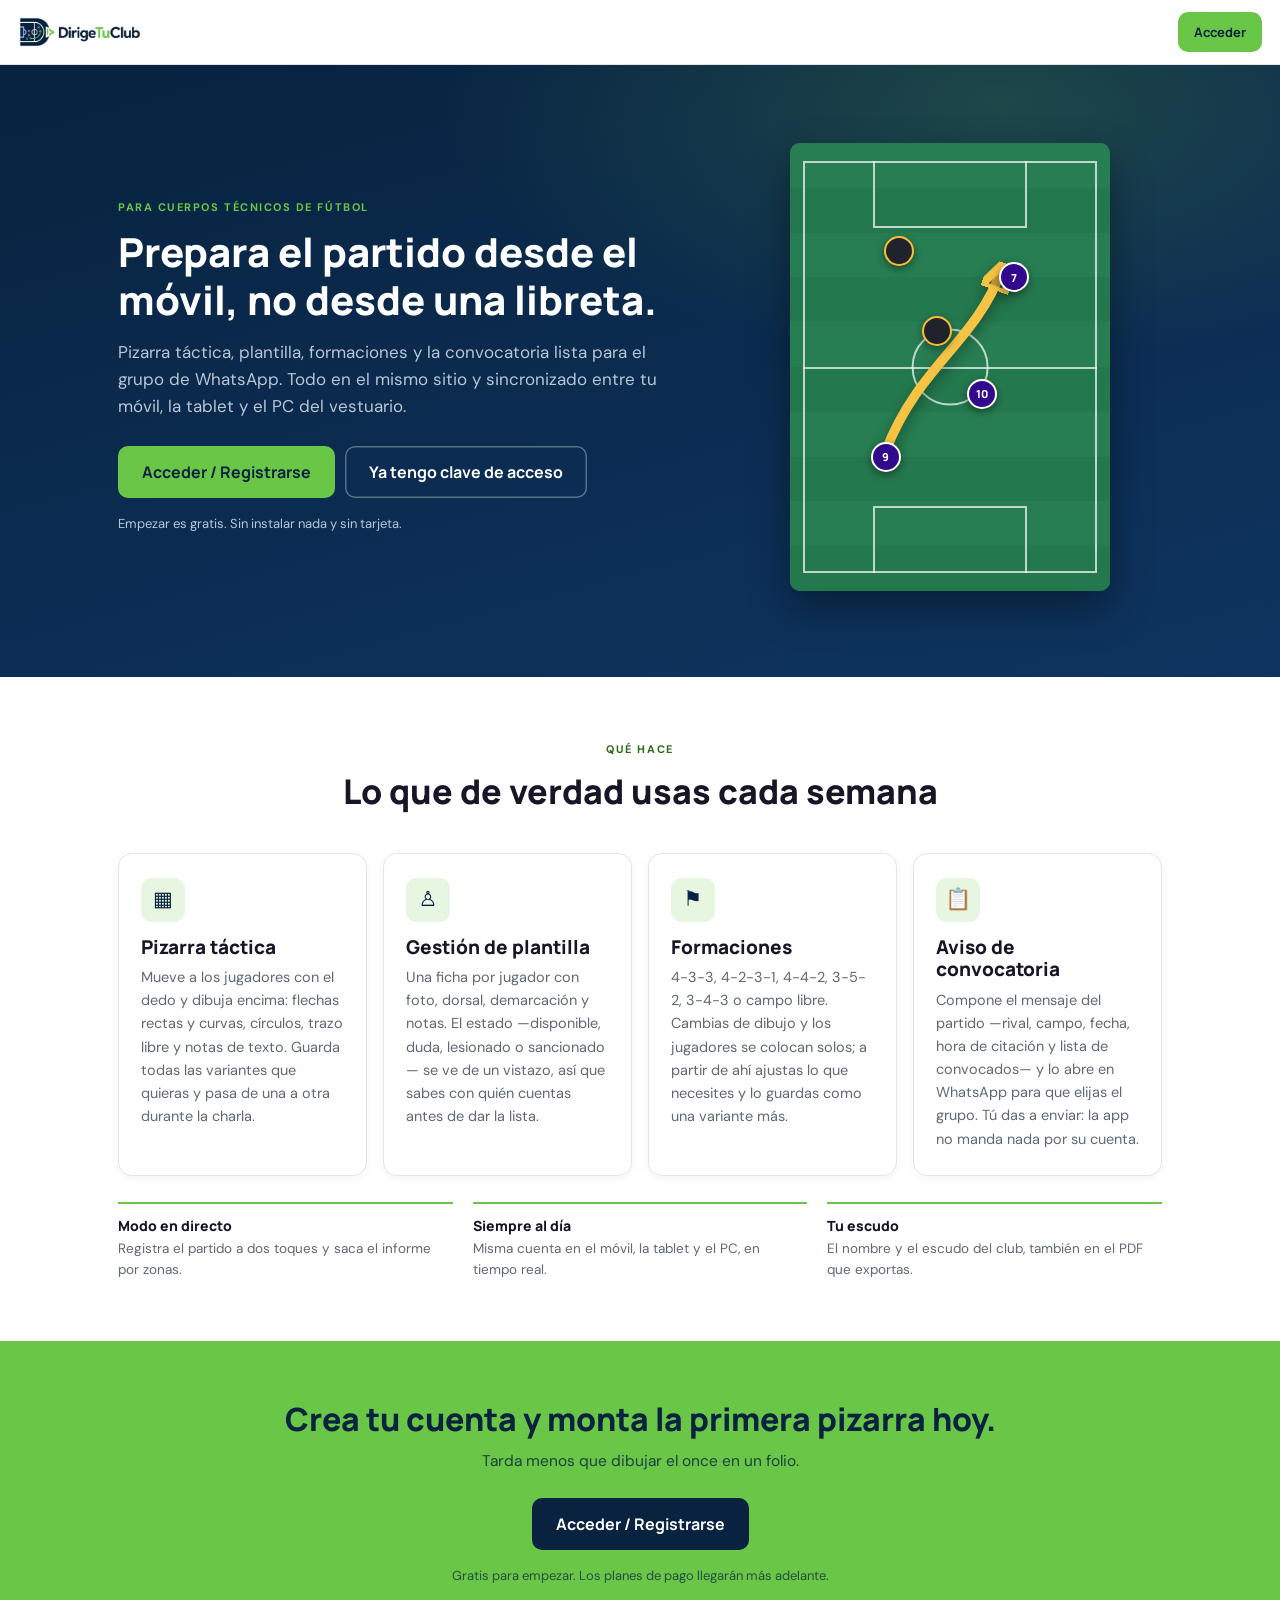
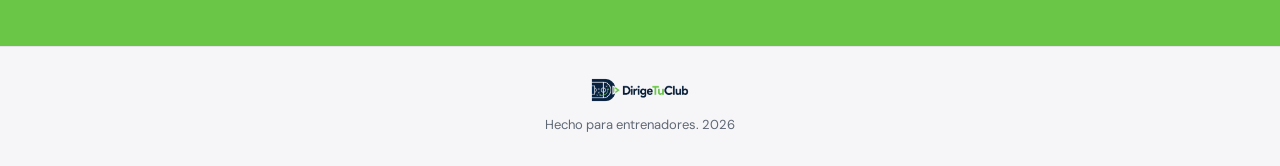
<file: landing/index.html>
<!doctype html>
<html lang="es">
<head>
  <meta charset="UTF-8" />
  <meta name="viewport" content="width=device-width, initial-scale=1.0, viewport-fit=cover" />
  <!-- El azul marino del logo, no el morado de la app: es lo primero que se ve
       al abrirla desde el móvil y es el color que domina esta página. -->
  <meta name="theme-color" content="#08223F" />
  <title>Dirige Tu Club · Pizarra táctica y gestión de plantilla para entrenadores</title>
  <meta name="description" content="Pizarra táctica, plantilla, formaciones y convocatoria por WhatsApp. Se sincroniza entre el móvil, la tablet y el PC. Sin instalar nada." />

  <!-- Rutas relativas a propósito: así la página también se puede abrir con
       doble clic desde el disco para revisarla, sin levantar ningún servidor. -->
  <link rel="icon" type="image/png" sizes="192x192" href="../logo/icon-192.png" />
  <link rel="icon" type="image/png" sizes="512x512" href="../logo/icon-512.png" />
  <link rel="apple-touch-icon" href="../logo/apple-touch-icon.png" />

  <!-- Las dos mismas familias que ya carga la app (index.html), con los mismos
       pesos. Ni una dependencia externa más que estas. -->
  <link rel="preconnect" href="https://fonts.googleapis.com">
  <link rel="preconnect" href="https://fonts.gstatic.com" crossorigin>
  <link href="https://fonts.googleapis.com/css2?family=DM+Sans:wght@400;500;600;700&family=Manrope:wght@600;700;800&display=swap" rel="stylesheet">

  <link rel="stylesheet" href="style.css" />

  <meta property="og:title" content="Dirige Tu Club" />
  <meta property="og:description" content="La pizarra táctica y la plantilla de tu equipo, en el móvil y siempre al día." />
  <meta property="og:type" content="website" />
</head>
<body>

<!-- ===== Cabecera ===== -->
<header class="nav">
  <a class="nav-logo" href="#inicio">
    <img src="../logo/dtc-logo-horizontal-transparente.png" alt="Dirige Tu Club" />
  </a>
  <!-- En móvil solo cabe una acción: la que lleva a registrarse. El enlace de
       "ya tengo clave" vive en el héroe, donde hay sitio para explicarlo. -->
  <a class="btn btn-sm" href="/app/login.html">Acceder</a>
</header>

<main id="inicio">

  <!-- ===== Héroe ===== -->
  <section class="hero">
    <div class="wrap hero-grid">
      <div class="hero-text">
        <p class="eyebrow">Para cuerpos técnicos de fútbol</p>
        <h1>Prepara el partido desde el móvil, no desde una libreta.</h1>
        <p class="lead">
          Pizarra táctica, plantilla, formaciones y la convocatoria lista para el grupo de WhatsApp.
          Todo en el mismo sitio y sincronizado entre tu móvil, la tablet y el PC del vestuario.
        </p>

        <div class="cta-row">
          <a class="btn btn-lg" href="/app/login.html">Acceder / Registrarse</a>
          <!-- Puente hacia la app que YA funciona hoy con clave de acceso. En
               cuanto exista el registro real, este enlace se puede quitar sin
               tocar nada más. -->
          <!-- ?clave es lo que le dice a la raíz que NO devuelva aquí: sin él, la
               app ve que no hay clave guardada y rebota a esta misma página. -->
          <a class="btn btn-ghost btn-lg" href="/?clave">Ya tengo clave de acceso</a>
        </div>

        <p class="cta-note">Empezar es gratis. Sin instalar nada y sin tarjeta.</p>
      </div>

      <!-- Campo dibujado con CSS, no una imagen: no añade descarga ni depende de
           ningún archivo, y se puede retocar el color desde las variables. -->
      <div class="hero-art" aria-hidden="true">
        <div class="pitch">
          <div class="pitch-lines"></div>
          <span class="pitch-box top"></span>
          <span class="pitch-box bottom"></span>
          <span class="pitch-circle"></span>
          <span class="pitch-half"></span>
          <i class="token t1">9</i>
          <i class="token t2">10</i>
          <i class="token t3">7</i>
          <i class="token rival r1"></i>
          <i class="token rival r2"></i>
          <svg class="pitch-arrow" viewBox="0 0 100 140" preserveAspectRatio="none">
            <defs>
              <!-- markerUnits vale strokeWidth por defecto, así que estas
                   medidas se multiplican por el grosor del trazo: con 3 de
                   ancho la punta ya sale bastante más grande que la línea. -->
              <marker id="head" viewBox="0 0 10 10" refX="7" refY="5" markerWidth="3" markerHeight="3" orient="auto">
                <path d="M0 0 L10 5 L0 10 z" fill="#f6c344" />
              </marker>
            </defs>
            <path d="M30 96 C 40 70, 58 62, 66 40" marker-end="url(#head)" />
          </svg>
        </div>
      </div>
    </div>
  </section>

  <!-- ===== Características ===== -->
  <section class="features wrap" id="funciones">
    <p class="eyebrow center">Qué hace</p>
    <h2 class="section-title">Lo que de verdad usas cada semana</h2>

    <div class="cards">
      <article class="card">
        <span class="card-icon">▦</span>
        <h3>Pizarra táctica</h3>
        <p>
          Mueve a los jugadores con el dedo y dibuja encima: flechas rectas y curvas,
          círculos, trazo libre y notas de texto. Guarda todas las variantes que quieras
          y pasa de una a otra durante la charla.
        </p>
      </article>

      <article class="card">
        <span class="card-icon">♙</span>
        <h3>Gestión de plantilla</h3>
        <p>
          Una ficha por jugador con foto, dorsal, demarcación y notas. El estado
          —disponible, duda, lesionado o sancionado— se ve de un vistazo, así que
          sabes con quién cuentas antes de dar la lista.
        </p>
      </article>

      <article class="card">
        <span class="card-icon">⚑</span>
        <h3>Formaciones</h3>
        <p>
          4-3-3, 4-2-3-1, 4-4-2, 3-5-2, 3-4-3 o campo libre. Cambias de dibujo y los
          jugadores se colocan solos; a partir de ahí ajustas lo que necesites y lo
          guardas como una variante más.
        </p>
      </article>

      <article class="card">
        <span class="card-icon">📋</span>
        <h3>Aviso de convocatoria</h3>
        <p>
          Compone el mensaje del partido —rival, campo, fecha, hora de citación y lista
          de convocados— y lo abre en WhatsApp para que elijas el grupo. Tú das a enviar:
          la app no manda nada por su cuenta.
        </p>
      </article>
    </div>

    <!-- Tira secundaria: lo que remata la propuesta sin robarle sitio a las
         cuatro tarjetas de arriba. -->
    <ul class="extras">
      <li><b>Modo en directo</b><span>Registra el partido a dos toques y saca el informe por zonas.</span></li>
      <li><b>Siempre al día</b><span>Misma cuenta en el móvil, la tablet y el PC, en tiempo real.</span></li>
      <li><b>Tu escudo</b><span>El nombre y el escudo del club, también en el PDF que exportas.</span></li>
    </ul>
  </section>

  <!--
    AQUÍ IRÁ LA SECCIÓN DE PLANES (free / premium).
    Se deja fuera a propósito: mientras no haya precios ni límites decididos,
    una tabla de planes inventada solo genera trabajo de deshacer. Los estilos
    de .card ya sirven de base para las tarjetas de plan.
  -->

  <!-- ===== Llamada final ===== -->
  <section class="final">
    <div class="wrap final-inner">
      <h2>Crea tu cuenta y monta la primera pizarra hoy.</h2>
      <p class="final-sub">Tarda menos que dibujar el once en un folio.</p>
      <a class="btn btn-lg" href="/app/login.html">Acceder / Registrarse</a>
      <p class="cta-note light">Gratis para empezar. Los planes de pago llegarán más adelante.</p>
    </div>
  </section>

</main>

<footer class="foot">
  <div class="wrap foot-inner">
    <img class="foot-logo" src="../logo/dtc-logo-horizontal-transparente.png" alt="Dirige Tu Club" />
    <p>Hecho para entrenadores. <span id="year"></span></p>
  </div>
</footer>

<script>
  // Lo único que necesita JavaScript en toda la página: el año del pie. Se pone
  // aquí en vez de escribirlo a mano para que no se quede viejo solo.
  document.getElementById('year').textContent = new Date().getFullYear();
</script>

</body>
</html>
</file>
<file: landing/style.css>
/* ===========================================================================
   Dirige Tu Club · Landing
   ---------------------------------------------------------------------------
   Mobile first: todo lo de aquí abajo es la versión de móvil, que es como la
   van a abrir los entrenadores. Los @media solo AÑADEN a partir de tablet.

   Paleta: la del logo (azul marino + verde), no la morada de la app. El logo
   es el activo fijo de la marca y es lo primero que se ve; ambos colores están
   muestreados del propio PNG. El morado de la app se conserva como acento de
   apoyo para que las dos pantallas no parezcan de productos distintos.

   Ojo con el fondo del logo: "Dirige" y "Club" van en azul marino, así que el
   PNG NO se puede poner sobre una sección marina o desaparece. Por eso la
   cabecera y el pie son claros y solo el héroe y el cierre son de color.
   ======================================================================== */

:root{
  --navy:#08223F;          /* azul del logo */
  --navy-2:#0e3560;        /* mismo azul aclarado, para degradados */
  --green:#6AC647;         /* verde del logo */
  --green-2:#58b336;       /* verde pulsado */
  --green-ink:#2f6b19;     /* verde legible sobre fondo blanco */
  --purple:#31098c;        /* el de la app (styles.css), como acento */
  --ink:#181526;
  --muted:#5f6875;
  --muted-light:#b9c6d6;   /* texto secundario sobre marino */
  --line:#e5e2ec;
  --bg:#f6f5f8;
  --white:#fff;
  --pitch:#24784e;
  --pitch-2:#277e52;
  --radius:14px;
}

*{box-sizing:border-box}

html{-webkit-text-size-adjust:100%}

body{
  margin:0;
  background:var(--white);
  color:var(--ink);
  font:16px/1.6 'DM Sans',system-ui,sans-serif;
  /* Ninguna sección debe poder desbordar a lo ancho en un móvil estrecho. */
  overflow-x:hidden;
}

h1,h2,h3{font-family:Manrope,'DM Sans',sans-serif;margin:0;line-height:1.18}
p{margin:0}
img{max-width:100%;display:block}

.wrap{width:100%;max-width:1080px;margin:0 auto;padding:0 18px}

/* Etiquetas de sección: mismo tratamiento que .eyebrow en la app.
   El verde de marca sobre blanco se queda en 2:1 de contraste, ilegible a 11px,
   así que sobre fondo claro va el verde oscuro y el vivo se reserva para el
   marino del héroe, donde sí contrasta de sobra. */
.eyebrow{
  font-size:11px;font-weight:700;letter-spacing:.14em;text-transform:uppercase;
  color:var(--green-ink);margin:0 0 12px
}
.eyebrow.center{text-align:center}
.hero .eyebrow{color:var(--green)}

.section-title{
  font-size:clamp(24px,6vw,34px);font-weight:800;
  text-align:center;margin:0 0 32px
}

/* ===== Botones =====
   48px de alto mínimo: es el objetivo táctil que se puede pulsar con el pulgar
   sin apuntar, que es como se usa esto a pie de campo. */
.btn{
  display:inline-flex;align-items:center;justify-content:center;
  min-height:48px;padding:13px 22px;
  border:0;border-radius:10px;
  background:var(--green);color:var(--navy);
  font:700 15px Manrope,'DM Sans',sans-serif;
  text-decoration:none;text-align:center;
  cursor:pointer;transition:background .15s,transform .15s;
}
.btn:hover{background:var(--green-2)}
.btn:active{transform:translateY(1px)}
.btn:focus-visible{outline:3px solid var(--green);outline-offset:3px}

.btn-lg{width:100%;font-size:16px;padding:15px 24px}
.btn-sm{min-height:40px;padding:9px 16px;font-size:13px}

/* Secundario sobre el marino del héroe. */
.btn-ghost{
  background:transparent;color:var(--white);
  box-shadow:inset 0 0 0 1.5px rgba(255,255,255,.32);
}
.btn-ghost:hover{background:rgba(255,255,255,.10)}

/* ===== Cabecera ===== */
.nav{
  position:sticky;top:0;z-index:10;
  display:flex;align-items:center;justify-content:space-between;gap:14px;
  padding:12px 18px;
  background:rgba(255,255,255,.94);
  backdrop-filter:blur(8px);
  border-bottom:1px solid var(--line);
}
.nav-logo{display:block;flex:0 1 auto;min-width:0}
.nav-logo img{height:28px;width:auto}

/* ===== Héroe ===== */
.hero{
  background:
    radial-gradient(900px 420px at 78% 6%,rgba(106,198,71,.20),transparent 62%),
    linear-gradient(165deg,var(--navy),var(--navy-2));
  color:var(--white);
  padding:44px 0 52px;
}
.hero-grid{display:grid;gap:34px}

.hero h1{font-size:clamp(29px,8vw,40px);font-weight:800;margin:0 0 16px}
.hero .lead{color:var(--muted-light);font-size:16px;margin:0 0 26px}

.cta-row{display:grid;gap:10px}

.cta-note{margin:16px 0 0;font-size:13px;color:var(--muted-light)}
.cta-note.light{color:rgba(8,34,63,.72)}

/* ===== Campo del héroe (CSS puro, sin imagen) =====
   Misma proporción 10/14 y mismos verdes que la pizarra real de la app, para
   que quien entre reconozca la pantalla que va a encontrarse dentro. */
.hero-art{display:flex;justify-content:center}
.pitch{
  position:relative;
  width:min(100%,270px);aspect-ratio:10/14;
  background:var(--pitch);
  border-radius:10px;overflow:hidden;
  box-shadow:0 18px 40px rgba(0,0,0,.38);
}
.pitch-lines{
  position:absolute;inset:0;
  background:repeating-linear-gradient(0deg,var(--pitch) 0,var(--pitch) 10%,var(--pitch-2) 10%,var(--pitch-2) 20%);
}
.pitch-lines::after{
  content:"";position:absolute;inset:4%;border:2px solid rgba(255,255,255,.7);
}
.pitch-box{position:absolute;left:26%;width:48%;height:15%;border:2px solid rgba(255,255,255,.7)}
.pitch-box.top{top:4%;border-top:0}
.pitch-box.bottom{bottom:4%;border-bottom:0}
.pitch-half{position:absolute;top:50%;left:4%;right:4%;border-top:2px solid rgba(255,255,255,.7)}
.pitch-circle{
  position:absolute;left:50%;top:50%;transform:translate(-50%,-50%);
  width:24%;aspect-ratio:1;border:2px solid rgba(255,255,255,.7);border-radius:50%;
}

/* Fichas: mismo lenguaje que .player-token de la app (círculo, borde blanco). */
.token{
  position:absolute;transform:translate(-50%,-50%);
  width:30px;height:30px;border-radius:50%;
  background:var(--purple);border:2.5px solid var(--white);
  color:var(--white);font:800 11px Manrope,sans-serif;font-style:normal;
  display:grid;place-items:center;
  box-shadow:0 3px 8px rgba(0,0,0,.42);
  z-index:3;
}
.token.rival{background:#20232b;border-color:#ffbd35}
.t1{left:30%;top:70%}
.t2{left:60%;top:56%}
.t3{left:70%;top:30%}
.r1{left:46%;top:42%}
.r2{left:34%;top:24%}

.pitch-arrow{position:absolute;inset:0;width:100%;height:100%;z-index:2}
.pitch-arrow path{
  fill:none;stroke:#f6c344;stroke-width:3;stroke-linecap:round;
  filter:drop-shadow(0 2px 2px rgba(0,0,0,.35));
}

/* ===== Características ===== */
.features{padding:52px 18px 8px}

.cards{display:grid;gap:14px}

.card{
  background:var(--white);
  border:1px solid var(--line);
  border-radius:var(--radius);
  padding:22px 20px;
  box-shadow:0 2px 8px rgba(39,19,77,.05);
}
.card-icon{
  display:grid;place-items:center;
  width:44px;height:44px;margin-bottom:14px;
  border-radius:11px;
  background:rgba(106,198,71,.16);
  color:var(--navy);font-size:21px;line-height:1;
}
.card h3{font-size:19px;font-weight:800;margin:0 0 8px}
.card p{color:var(--muted);font-size:14.5px}

/* Tira secundaria de remate. */
.extras{
  list-style:none;margin:26px 0 0;padding:0;
  display:grid;gap:12px;
}
.extras li{
  border-top:2px solid var(--green);
  padding-top:12px;
}
.extras b{display:block;font:800 14px Manrope,sans-serif;margin-bottom:3px}
.extras span{display:block;color:var(--muted);font-size:13.5px}

/* ===== Llamada final ===== */
.final{
  margin-top:52px;
  background:var(--green);
  color:var(--navy);
  padding:46px 0;
}
.final-inner{text-align:center}
.final h2{font-size:clamp(23px,6vw,32px);font-weight:800;margin:0 0 10px}
.final-sub{font-size:15.5px;margin:0 0 24px;color:rgba(8,34,63,.8)}
/* Sobre verde el botón se invierte: marino sólido, que es lo que más contrasta. */
.final .btn{background:var(--navy);color:var(--white)}
.final .btn:hover{background:#0b2c52}
.final .btn:focus-visible{outline-color:var(--navy)}

/* ===== Pie ===== */
.foot{background:var(--bg);border-top:1px solid var(--line);padding:30px 0}
.foot-inner{display:grid;gap:12px;justify-items:center;text-align:center}
.foot-logo{height:26px;width:auto}
.foot p{color:var(--muted);font-size:13px}

/* ===========================================================================
   Tablet
   ======================================================================== */
@media(min-width:640px){
  .cta-row{grid-template-columns:repeat(2,auto);justify-content:start}
  .btn-lg{width:auto}
  .cards{grid-template-columns:repeat(2,1fr);gap:16px}
  .extras{grid-template-columns:repeat(3,1fr);gap:20px}
  .features{padding-top:64px}
  .nav-logo img{height:32px}
  .hero{padding:60px 0 68px}
}

/* ===========================================================================
   Escritorio: el héroe pasa a dos columnas y el campo se va al lado del texto.
   ======================================================================== */
@media(min-width:900px){
  .hero-grid{grid-template-columns:1.15fr .85fr;align-items:center;gap:46px}
  .hero{padding:78px 0 86px}
  .hero .lead{font-size:17px;max-width:50ch}
  .pitch{width:min(100%,320px)}
  .section-title{margin-bottom:42px}
  .final{padding:60px 0}
}

@media(min-width:1024px){
  .cards{grid-template-columns:repeat(4,1fr)}
  .card{padding:24px 22px}
}

/* Respeta a quien haya pedido menos animación en el sistema. */
@media(prefers-reduced-motion:reduce){
  *{transition:none!important;animation:none!important}
}
</file>
